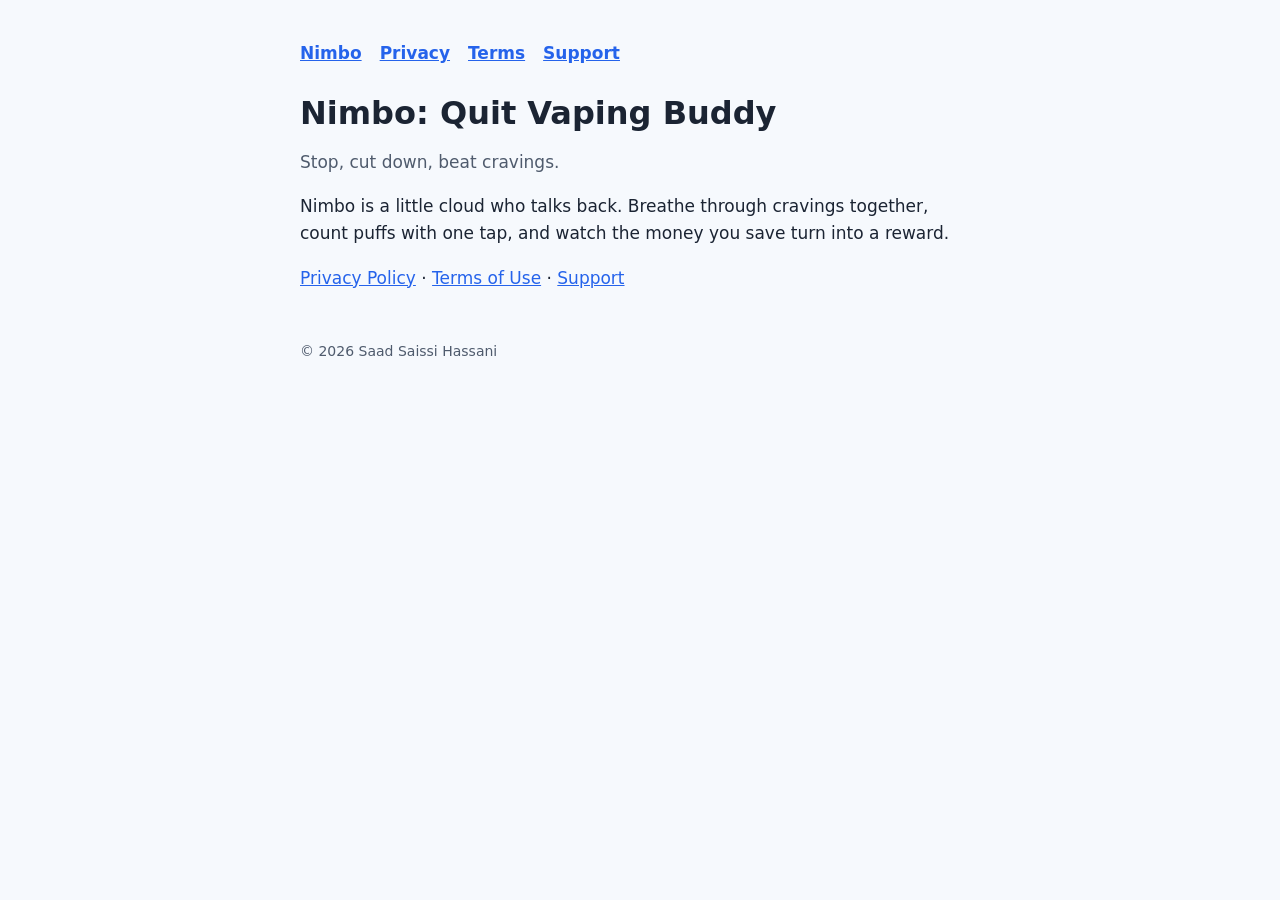
<file: index.html>
<!doctype html><html lang="en"><head><meta charset="utf-8"><meta name="viewport" content="width=device-width,initial-scale=1"><title>Nimbo: Quit Vaping Buddy</title><link rel="stylesheet" href="style.css"></head><body><main>
<nav><a href="./">Nimbo</a><a href="privacy/">Privacy</a><a href="terms/">Terms</a><a href="support/">Support</a></nav>
<h1>Nimbo: Quit Vaping Buddy</h1><p class="muted">Stop, cut down, beat cravings.</p>
<p>Nimbo is a little cloud who talks back. Breathe through cravings together, count puffs with one tap, and watch the money you save turn into a reward.</p>
<p><a href="privacy/">Privacy Policy</a> · <a href="terms/">Terms of Use</a> · <a href="support/">Support</a></p>
<footer>© 2026 Saad Saissi Hassani</footer></main></body></html>
</file>
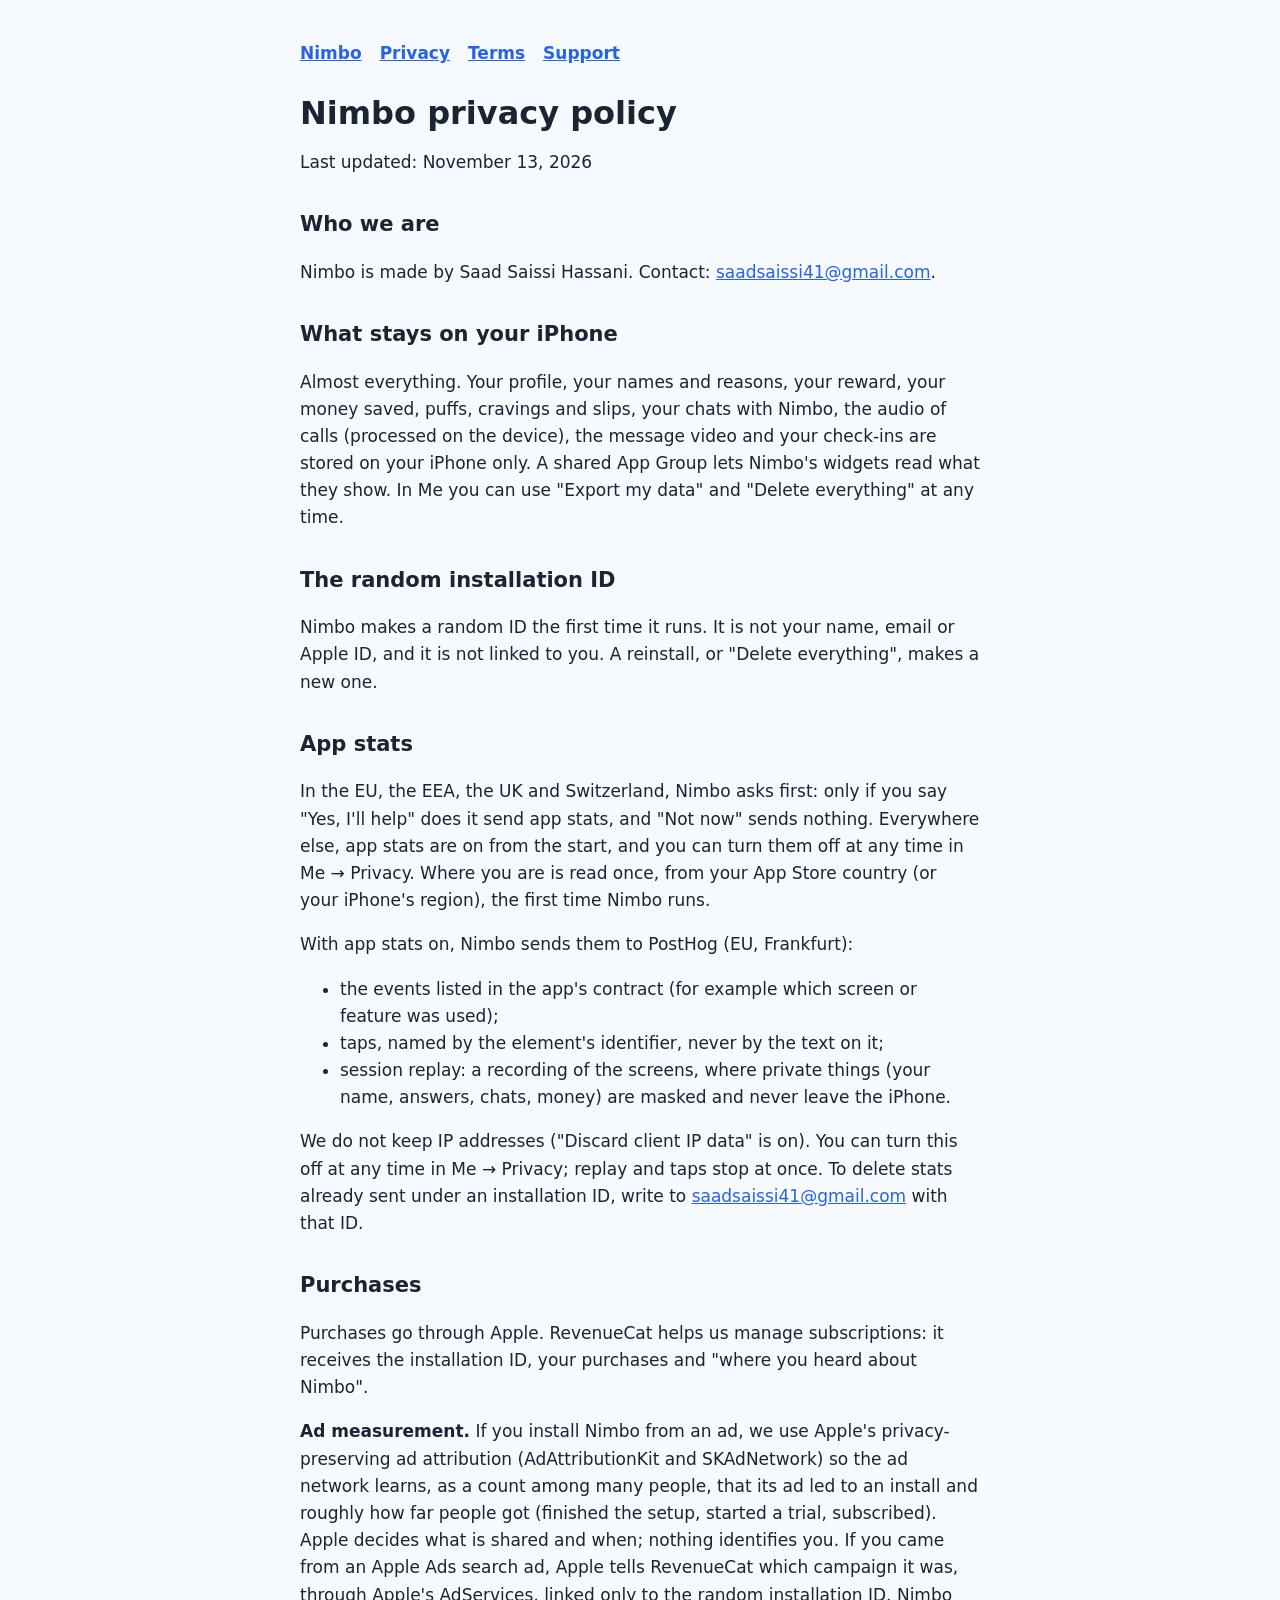
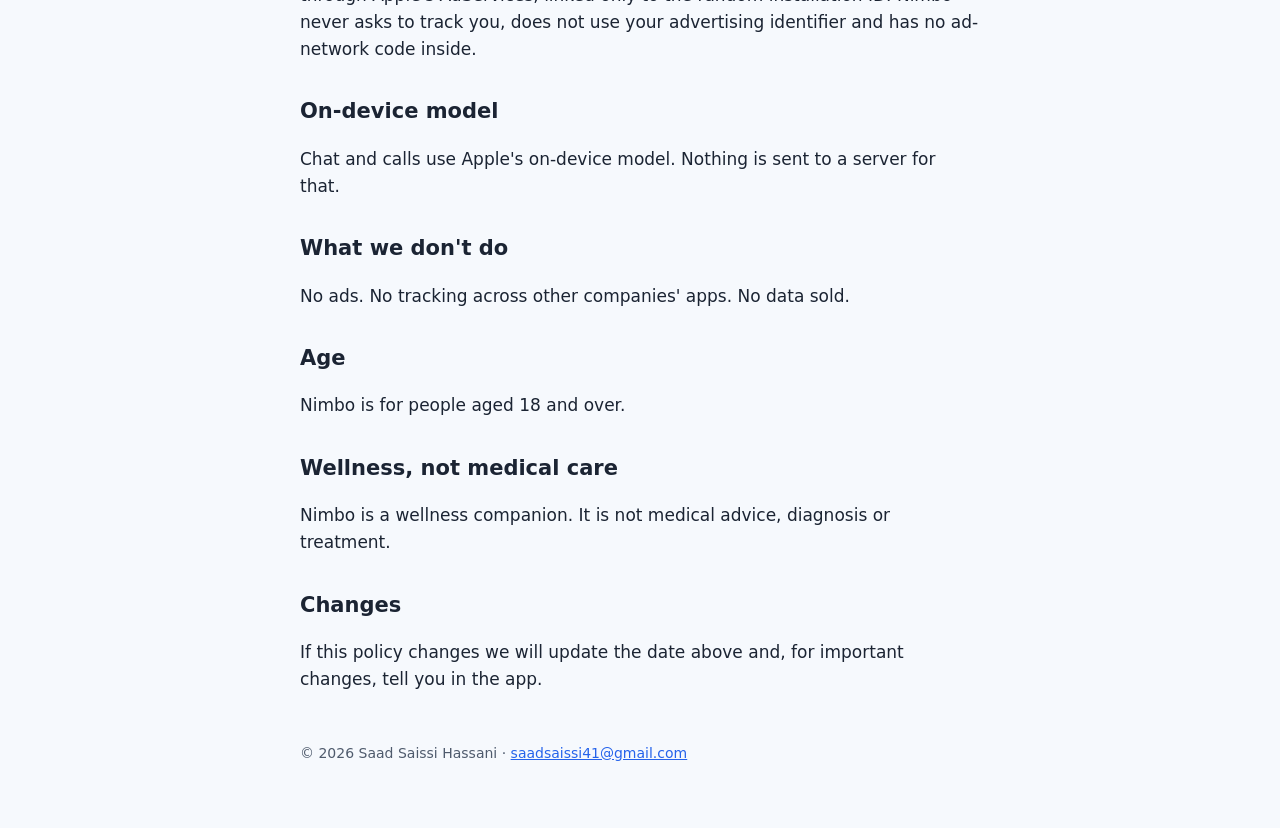
<file: privacy/index.html>
<!doctype html><html lang="en"><head><meta charset="utf-8"><meta name="viewport" content="width=device-width,initial-scale=1"><title>Privacy Policy · Nimbo</title><link rel="stylesheet" href="../style.css"></head><body><main><nav><a href="../">Nimbo</a><a href="../privacy/">Privacy</a><a href="../terms/">Terms</a><a href="../support/">Support</a></nav>
<h1 id="nimbo-privacy-policy">Nimbo privacy policy</h1>
<p>Last updated: November 13, 2026</p>
<h2 id="who-we-are">Who we are</h2>
<p>Nimbo is made by Saad Saissi Hassani. Contact: <a href="mailto:saadsaissi41@gmail.com">saadsaissi41@gmail.com</a>.</p>
<h2 id="what-stays-on-your-iphone">What stays on your iPhone</h2>
<p>Almost everything. Your profile, your names and reasons, your reward, your money saved, puffs, cravings and slips, your chats with Nimbo, the audio of calls (processed on the device), the message video and your check-ins are stored on your iPhone only. A shared App Group lets Nimbo's widgets read what they show. In Me you can use "Export my data" and "Delete everything" at any time.</p>
<h2 id="the-random-installation-id">The random installation ID</h2>
<p>Nimbo makes a random ID the first time it runs. It is not your name, email or Apple ID, and it is not linked to you. A reinstall, or "Delete everything", makes a new one.</p>
<h2 id="app-stats">App stats</h2>
<p>In the EU, the EEA, the UK and Switzerland, Nimbo asks first: only if you say "Yes, I'll help" does it send app stats, and "Not now" sends nothing. Everywhere else, app stats are on from the start, and you can turn them off at any time in Me → Privacy. Where you are is read once, from your App Store country (or your iPhone's region), the first time Nimbo runs.</p>
<p>With app stats on, Nimbo sends them to PostHog (EU, Frankfurt):</p>
<ul>
<li>the events listed in the app's contract (for example which screen or feature was used);</li>
<li>taps, named by the element's identifier, never by the text on it;</li>
<li>session replay: a recording of the screens, where private things (your name, answers, chats, money) are masked and never leave the iPhone.</li>
</ul>
<p>We do not keep IP addresses ("Discard client IP data" is on). You can turn this off at any time in Me → Privacy; replay and taps stop at once. To delete stats already sent under an installation ID, write to <a href="mailto:saadsaissi41@gmail.com">saadsaissi41@gmail.com</a> with that ID.</p>
<h2 id="purchases">Purchases</h2>
<p>Purchases go through Apple. RevenueCat helps us manage subscriptions: it receives the installation ID, your purchases and "where you heard about Nimbo".</p>
<p><strong>Ad measurement.</strong> If you install Nimbo from an ad, we use Apple's privacy-preserving ad attribution (AdAttributionKit and SKAdNetwork) so the ad network learns, as a count among many people, that its ad led to an install and roughly how far people got (finished the setup, started a trial, subscribed). Apple decides what is shared and when; nothing identifies you. If you came from an Apple Ads search ad, Apple tells RevenueCat which campaign it was, through Apple's AdServices, linked only to the random installation ID. Nimbo never asks to track you, does not use your advertising identifier and has no ad-network code inside.</p>
<h2 id="on-device-model">On-device model</h2>
<p>Chat and calls use Apple's on-device model. Nothing is sent to a server for that.</p>
<h2 id="what-we-dont-do">What we don't do</h2>
<p>No ads. No tracking across other companies' apps. No data sold.</p>
<h2 id="age">Age</h2>
<p>Nimbo is for people aged 18 and over.</p>
<h2 id="wellness-not-medical-care">Wellness, not medical care</h2>
<p>Nimbo is a wellness companion. It is not medical advice, diagnosis or treatment.</p>
<h2 id="changes">Changes</h2>
<p>If this policy changes we will update the date above and, for important changes, tell you in the app.</p>
<footer>© 2026 Saad Saissi Hassani · <a href="mailto:saadsaissi41@gmail.com">saadsaissi41@gmail.com</a></footer></main></body></html>
</file>
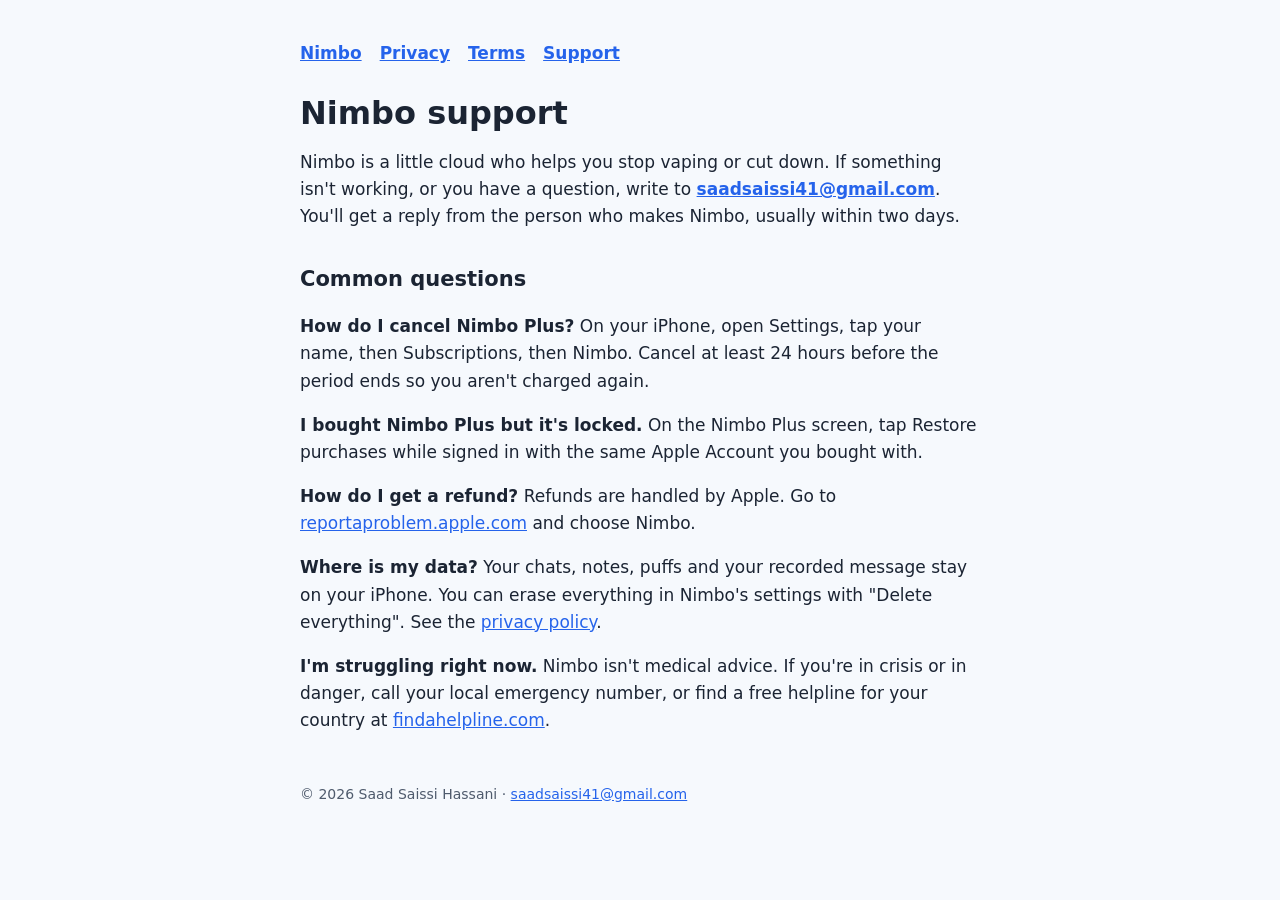
<file: support/index.html>
<!doctype html><html lang="en"><head><meta charset="utf-8"><meta name="viewport" content="width=device-width,initial-scale=1"><title>Support · Nimbo</title><link rel="stylesheet" href="../style.css"></head><body><main><nav><a href="../">Nimbo</a><a href="../privacy/">Privacy</a><a href="../terms/">Terms</a><a href="../support/">Support</a></nav>
<h1 id="nimbo-support">Nimbo support</h1>
<p>Nimbo is a little cloud who helps you stop vaping or cut down. If something isn't working, or you have a question, write to <strong><a href="mailto:saadsaissi41@gmail.com">saadsaissi41@gmail.com</a></strong>. You'll get a reply from the person who makes Nimbo, usually within two days.</p>
<h2 id="common-questions">Common questions</h2>
<p><strong>How do I cancel Nimbo Plus?</strong> On your iPhone, open Settings, tap your name, then Subscriptions, then Nimbo. Cancel at least 24 hours before the period ends so you aren't charged again.</p>
<p><strong>I bought Nimbo Plus but it's locked.</strong> On the Nimbo Plus screen, tap Restore purchases while signed in with the same Apple Account you bought with.</p>
<p><strong>How do I get a refund?</strong> Refunds are handled by Apple. Go to <a href="https://reportaproblem.apple.com">reportaproblem.apple.com</a> and choose Nimbo.</p>
<p><strong>Where is my data?</strong> Your chats, notes, puffs and your recorded message stay on your iPhone. You can erase everything in Nimbo's settings with "Delete everything". See the <a href="../privacy/">privacy policy</a>.</p>
<p><strong>I'm struggling right now.</strong> Nimbo isn't medical advice. If you're in crisis or in danger, call your local emergency number, or find a free helpline for your country at <a href="https://findahelpline.com">findahelpline.com</a>.</p>
<footer>© 2026 Saad Saissi Hassani · <a href="mailto:saadsaissi41@gmail.com">saadsaissi41@gmail.com</a></footer></main></body></html>
</file>
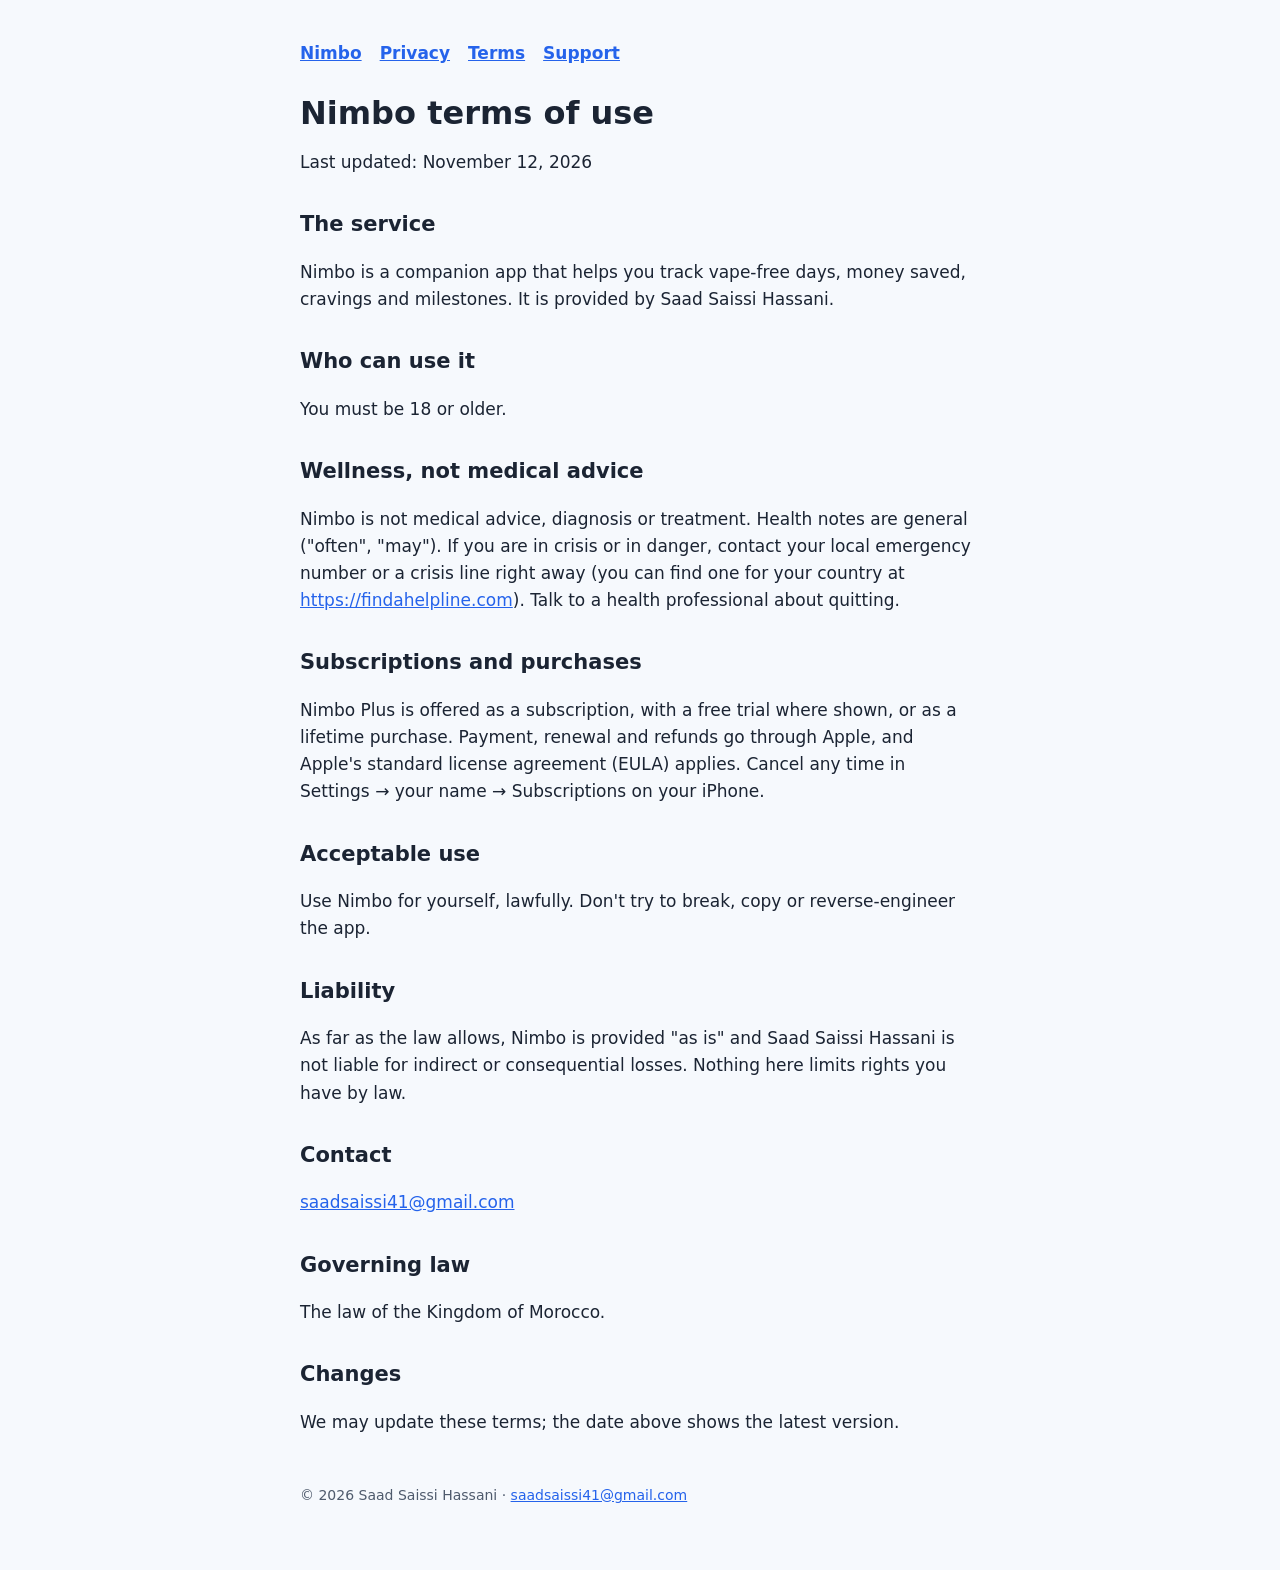
<file: terms/index.html>
<!doctype html><html lang="en"><head><meta charset="utf-8"><meta name="viewport" content="width=device-width,initial-scale=1"><title>Terms of Use · Nimbo</title><link rel="stylesheet" href="../style.css"></head><body><main><nav><a href="../">Nimbo</a><a href="../privacy/">Privacy</a><a href="../terms/">Terms</a><a href="../support/">Support</a></nav>
<h1 id="nimbo-terms-of-use">Nimbo terms of use</h1>
<p>Last updated: November 12, 2026</p>
<h2 id="the-service">The service</h2>
<p>Nimbo is a companion app that helps you track vape-free days, money saved, cravings and milestones. It is provided by Saad Saissi Hassani.</p>
<h2 id="who-can-use-it">Who can use it</h2>
<p>You must be 18 or older.</p>
<h2 id="wellness-not-medical-advice">Wellness, not medical advice</h2>
<p>Nimbo is not medical advice, diagnosis or treatment. Health notes are general ("often", "may"). If you are in crisis or in danger, contact your local emergency number or a crisis line right away (you can find one for your country at <a href="https://findahelpline.com">https://findahelpline.com</a>). Talk to a health professional about quitting.</p>
<h2 id="subscriptions-and-purchases">Subscriptions and purchases</h2>
<p>Nimbo Plus is offered as a subscription, with a free trial where shown, or as a lifetime purchase. Payment, renewal and refunds go through Apple, and Apple's standard license agreement (EULA) applies. Cancel any time in Settings → your name → Subscriptions on your iPhone.</p>
<h2 id="acceptable-use">Acceptable use</h2>
<p>Use Nimbo for yourself, lawfully. Don't try to break, copy or reverse-engineer the app.</p>
<h2 id="liability">Liability</h2>
<p>As far as the law allows, Nimbo is provided "as is" and Saad Saissi Hassani is not liable for indirect or consequential losses. Nothing here limits rights you have by law.</p>
<h2 id="contact">Contact</h2>
<p><a href="mailto:saadsaissi41@gmail.com">saadsaissi41@gmail.com</a></p>
<h2 id="governing-law">Governing law</h2>
<p>The law of the Kingdom of Morocco.</p>
<h2 id="changes">Changes</h2>
<p>We may update these terms; the date above shows the latest version.</p>
<footer>© 2026 Saad Saissi Hassani · <a href="mailto:saadsaissi41@gmail.com">saadsaissi41@gmail.com</a></footer></main></body></html>
</file>
<file: style.css>
:root{color-scheme:light dark;--bg:#F6F9FD;--fg:#1B2433;--muted:#4F5B6D;--accent:#2563EB;--card:#FFFFFF}
@media (prefers-color-scheme:dark){:root{--bg:#0B1230;--fg:#EEF2FA;--muted:#B7C1D9;--accent:#8FB4FF;--card:#141C40}}
*{box-sizing:border-box}body{margin:0;background:var(--bg);color:var(--fg);font:17px/1.6 ui-rounded,-apple-system,"SF Pro Rounded",system-ui,sans-serif}
main{max-width:720px;margin:0 auto;padding:40px 20px 64px}nav{display:flex;gap:18px;flex-wrap:wrap;font-weight:700;margin-bottom:28px}
a{color:var(--accent)}h1{font-size:32px;line-height:1.15;margin:0 0 6px}h2{font-size:21px;margin:32px 0 6px}p,li{color:var(--fg)}
.muted{color:var(--muted)}footer{margin-top:48px;font-size:14px;color:var(--muted)}
</file>
